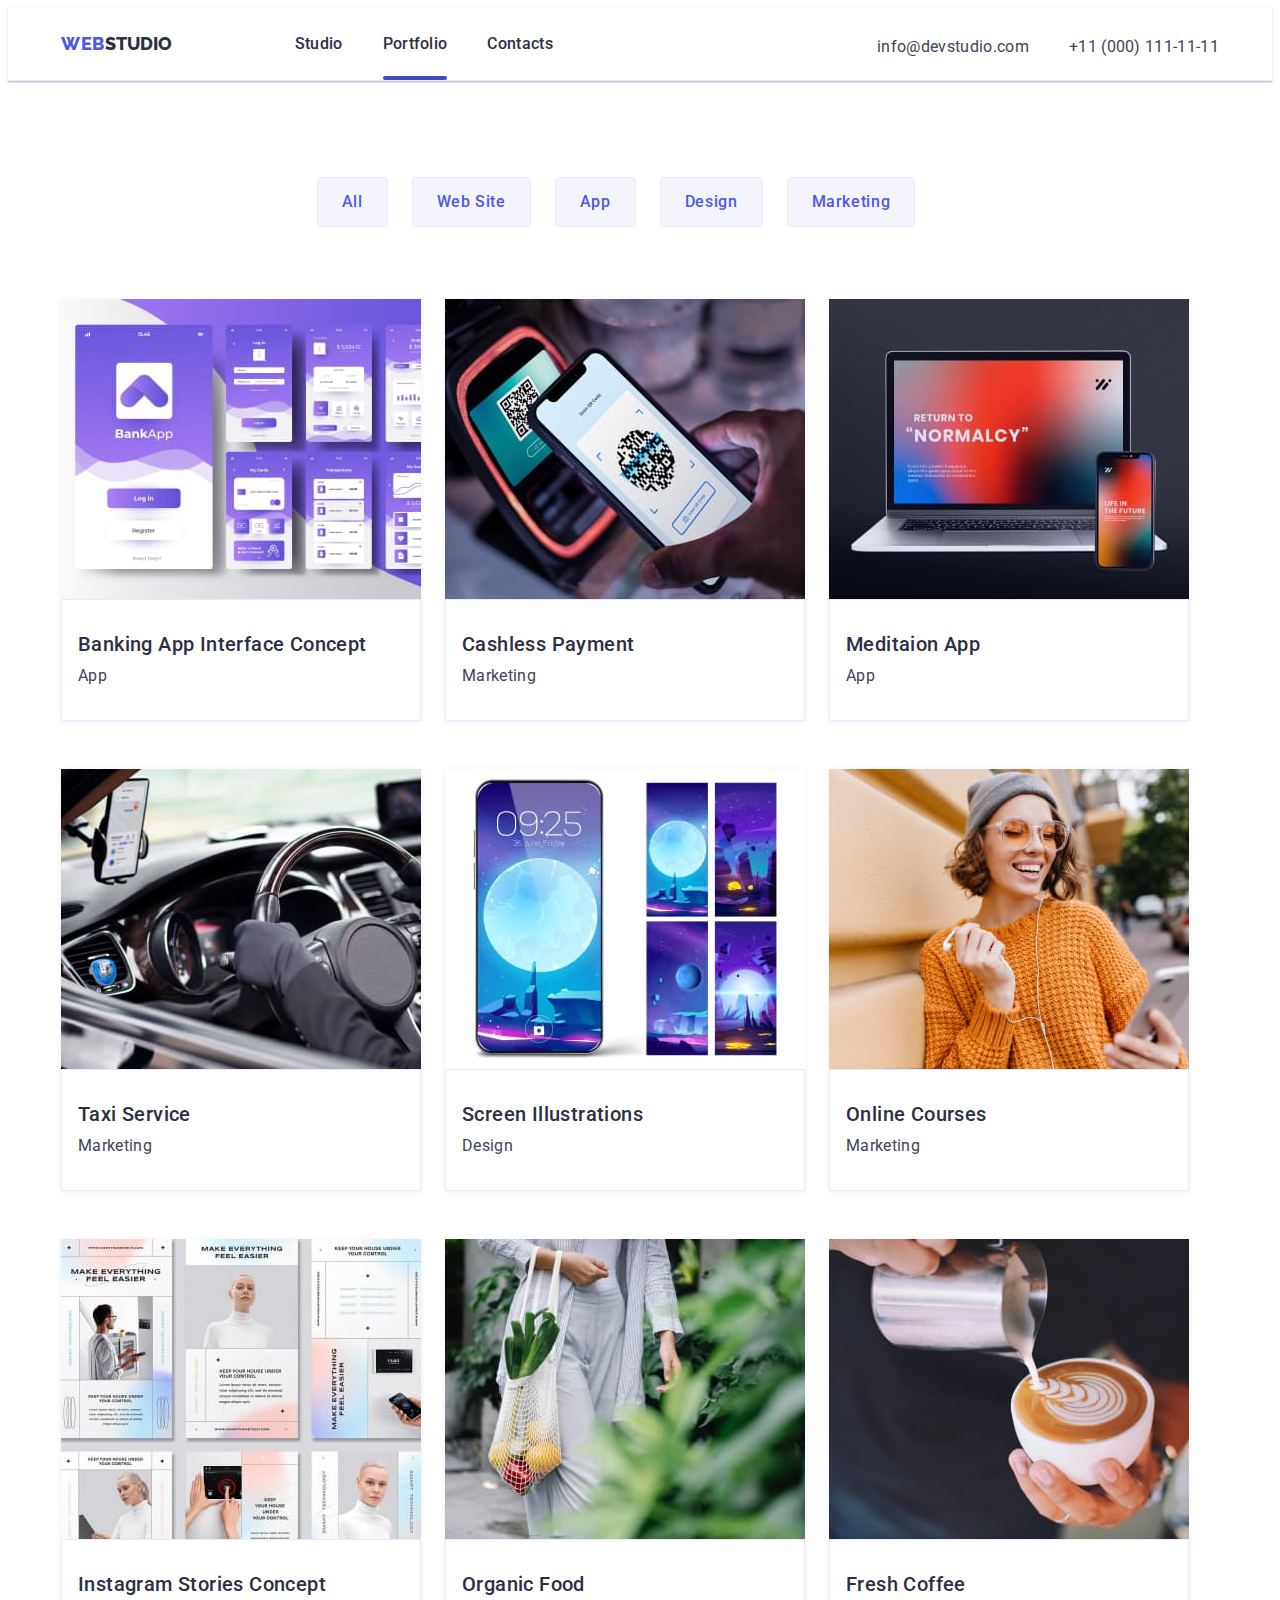
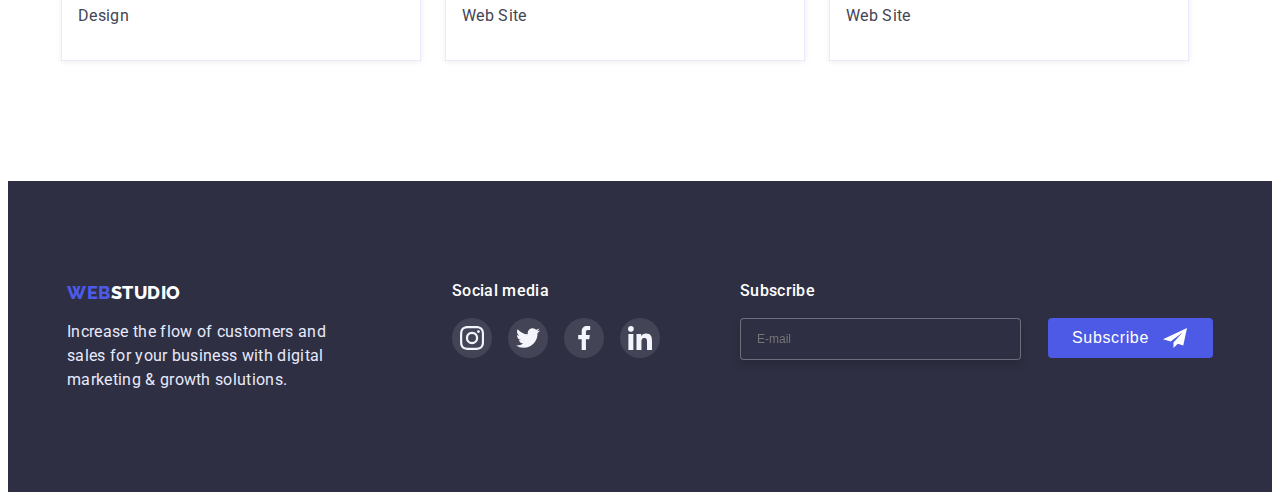
<file: portfolio.html>
<!DOCTYPE html>

<html lang="en">
<head>
    <meta charset="UTF-8">
    <meta http-equiv="X-UA-Compatible" content="IE=edge">
    <meta name="viewport" content="width=device-width, initial-scale=1.0">
    <title>WebStudio</title>
    <link rel="preconnect" href="https://fonts.googleapis.com">
    <link rel="preconnect" href="https://fonts.gstatic.com" crossorigin>
    <link href="https://fonts.googleapis.com/css2?family=Raleway:wght@800&family=Roboto:wght@400;500;700;900&display=swap" rel="stylesheet">
    <link rel="stylesheet" href="https://cdnjs.cloudflare.com/ajax/libs/modern-normalize/1.1.0/modern-normalize.min.css" 
    integrity="sha512-wpPYUAdjBVSE4KJnH1VR1HeZfpl1ub8YT/NKx4PuQ5NmX2tKuGu6U/JRp5y+Y8XG2tV+wKQpNHVUX03MfMFn9Q==" crossorigin="anonymous" referrerpolicy="no-referrer" />
    <link rel="stylesheet" href="./css/styles.css">
</head>

<body>
<header class="page-header header-border">
        <div class="container page-header-modal-btn">
            <nav>
                <div class="main-nav header-container">
                <a class="logo" href="./index.html"> <span class="logo-style">Web</span>Studio</a> 
                <ul class="site-nav list">
                    <li class="item item-nav">
                        <a class="link item-elements" href="./index.html">Studio</a>
                    </li>
                    <li class="item item-nav">
                        <a class="link item-elements site-nav_link_current" href="./portfolio.html">Portfolio</a>
                    </li>
                    <li class="item item-nav">
                        <a class="link item-elements" href="">Contacts</a>
                    </li>
                </ul>
                <address class="nav"> 
                    <ul class="contacts-nav nav">
                        <li class="item">
                            <a class="link contacts-link" href="mailto:info@devstudio.com">info@devstudio.com</a>
                        </li>
                        <li class="item">
                            <a class="link" href="tel:+110001111111">+11 (000) 111-11-11</a>
                        </li>
                    </ul>
                </address>
                </div>  
                </nav>
                <button type="button" class="mobile-menu-open" data-menu-open>
                    <svg class="mobile-menu-open_icon" width="32px" height="32px">
                        <use href="./images/symbol-defs.svg#menu-hamburger"></use>
                    </svg>
                </button>
        </div> 
        <div class="mobile-menu" data-menu>
            <div class="container mobile-menu-container">
                <button class="modal-menu-close-btn" data-menu-close>
                    <svg class="modal-close-btn-icon" width="8" height="8">
                        <use href="./images/symbol-defs.svg#icon-close-black-modal"></use>
                    </svg>
                </button>
                
                <ul class="list site-nav-mobile">
                    <li class="item item-nav-mobile">
                        <a class="link item-elements-mobile" href="./index.html">Studio</a>
                    </li>
                    <li class="item item-nav-mobile">
                        <a class="link item-elements-mobile" href="./portfolio.html">Portfolio</a>
                    </li>
                    <li class="item item-nav-mobile">
                        <a class="link item-elements-mobile-fix" href="">Contacts</a>
                    </li>
                </ul>
                <address class="nav"> 
                    <ul class="nav-mobile">
                        <li class="item-mobile">
                            <a class="link link-mobile-number" href="tel:+110001111111">+11 (000) 111-11-11</a>
                        </li>
                        <li class="item-link-mobile">
                            <a class="link link-mobile" href="mailto:info@devstudio.com">info@devstudio.com</a>
                        </li>
                    </ul>
                </address>
        
                <div>
                    <ul class="mobile-menu-list-hero list">
                        <li>
                        
                            <a href="" target="_blank" aria-label="Instagram" title="Instagram" class="socials-list-link">
                                <svg class="social-list-icon" width="24" height="24">
                                    <use href="./images/symbol-defs.svg#icon-instagram"></use>
                                </svg>
                            </a>
                        </li>
            
                        <li>
                            <a href="" target="_blank" aria-label="Twitter" title="Twitter" class="socials-list-link">
                                <svg class="social-list-icon" width="24" height="24">
                                    <use href="./images/symbol-defs.svg#icon-twitter"></use>
                                </svg>
                            </a>
                        </li>
            
                        <li>
                            <a href="" target="_blank" aria-label="Facebook" title="Facebook" class="socials-list-link">
                                <svg class="social-list-icon" width="24" height="24">
                                    <use href="./images/symbol-defs.svg#icon-facebook"></use>
                                </svg>
                            </a>
                        </li>
            
                        <li>
                            <a href="" target="_blank" aria-label="linkedin" title="linkedin" class="socials-list-link">
                                <svg class="social-list-icon" width="24" height="24">
                                    <use href="./images/symbol-defs.svg#icon-linkedin"></use>
                                </svg>
                            </a>
                        </li> 
                    </ul>
                </div>
            </div>
        </div>
    </header>

<main>
        <h1 class="hidden">Portfolio</h1>
        <section class="portfolio-section">
            <div class="container">
            <div class="filter-container">
            <ul class="btn list">
                <li class="btn-elements">
                    <button class="button">All</button>
                </li>  
                <li class="btn-elements">
                    <button class="button">Web Site</button>
                </li> 
                <li class="btn-elements">
                    <button class="button">App</button>
                </li> 
                <li class="btn-elements">
                    <button class="button">Design</button>
                </li>
                <li class="btn-elements">
                    <button class="button">Marketing</button>
                </li>
            </ul>
            </div>
        <ul class="flex-elements list">
            <li class="list-elements">
                <a class="link team-list-link-wrapper" href="">
                    <div class="team-list-img-wrapper">
                        <picture>
                            <source
                                srcset="
                                ./images/bancapp.jpg 1x, 
                                ./images/bancapp@2x.jpg 2x"
                                media=" (min-width: 1200px)"
                                />
                                <source
                                srcset="
                                ./images/images_tablet/bancapp-tablet.jpg 1x, 
                                ./images/images_tablet/bancapp-tablet@2x.jpg 2x"
                                media=" (min-width: 768px)"
                                />
                                <source
                                srcset="
                                ./images/images_mobile/bancapp-mobile.jpg 1x, 
                                ./images/images_mobile/bancapp-mobile@2x.jpg 2x"
                                media=" (max-width: 767px)"
                                />
                                <img src="./images/images_mobile/bancapp-mobile.jpg" 
                                alt="Banking App" 
                                class="product-img">
                        </picture>
                        <p class="product-actions">14 Stylish and User-Friendly App Design Concepts · 
                           Task Manager App · Calorie Tracker App · 
                           Exotic Fruit Ecommerce App · Cloud Storage App</p>
                        </div>
                    <div class="product-content">
                        <h2 class="section-title">Banking App Interface Concept</h2>
                        <p class="text">App</p>
                    </div>
                </a>
            </li>

            <li class="list-elements">
                <a class="link team-list-link-wrapper" href="">
                    <div class="team-list-img-wrapper">
                    <picture>
                        <source
                            srcset="
                            ./images/cashless.jpg 1x, 
                            ./images/cashless@2x.jpg 2x"
                            media=" (min-width: 1200px)"
                            />
                            <source
                            srcset="
                            ./images/images_tablet/cashless-tablet.jpg 1x, 
                            ./images/images_tablet/cashless-tablet@2x.jpg 2x"
                            media=" (min-width: 768px)"
                            />
                            <source
                            srcset="
                            ./images/images_mobile/cashless-mobile.jpg 1x, 
                            ./images/images_mobile/cashless-mobile@2x.jpg 2x"
                            media=" (max-width: 767px)"
                            />
                            <img src="./images/images_mobile/cashless-mobile.jpg" 
                            alt="Cashless Payment"  
                            class="product-img">
                    </picture>
                    <p class="product-actions">14 Stylish and User-Friendly App Design Concepts · 
                        Task Manager App · Calorie Tracker App · 
                        Exotic Fruit Ecommerce App · Cloud Storage App</p>
                    </div>
                    <div class="product-content">
                        <h2 class="section-title">Cashless Payment</h2>
                        <p class="text">Marketing</p>
                    </div>
                </a>
            </li>

            <li class="list-elements">
                <a class="link team-list-link-wrapper" href="">
                    <div class="team-list-img-wrapper">
                    <picture>
                        <source
                            srcset="
                            ./images/pc_phone.jpg 1x, 
                            ./images/pc_phone@2x.jpg 2x"
                            media=" (min-width: 1200px)"
                            />
                            <source
                            srcset="
                            ./images/images_tablet/pc_phone-tablet.jpg 1x, 
                            ./images/images_tablet/pc_phone-tablet@2x.jpg 2x"
                            media=" (min-width: 768px)"
                            />
                            <source
                            srcset="
                            ./images/images_mobile/pc_phone-mobile.jpg 1x, 
                            ./images/images_mobile/pc_phone-mobile@2x.jpg 2x"
                            media=" (max-width: 767px)"
                            />
                            <img src="./images/images_mobile/pc_phone-mobile.jpg" 
                            alt="Meditaion App" 
                            class="product-img">
                    </picture>
                    <p class="product-actions">14 Stylish and User-Friendly App Design Concepts · 
                        Task Manager App · Calorie Tracker App · 
                        Exotic Fruit Ecommerce App · Cloud Storage App</p>
                    </div> 
                    <div class="product-content">
                        <h2 class="section-title">Meditaion App</h2>
                        <p class="text">App</p>
                    </div>
                </a>
            </li>

            <li class="list-elements">
                <a class="link team-list-link-wrapper" href="">
                    <div class="team-list-img-wrapper">
                    <picture>
                        <source
                            srcset="
                            ./images/taxi.jpg 1x, 
                            ./images/taxi@2x.jpg 2x"
                            media=" (min-width: 1200px)"
                            />
                            <source
                            srcset="
                            ./images/images_tablet/taxi-tablet.jpg 1x, 
                            ./images/images_tablet/taxi-tablet@2x.jpg 2x"
                            media=" (min-width: 768px)"
                            />
                            <source
                            srcset="
                            ./images/images_mobile/taxi-mobile.jpg 1x, 
                            ./images/images_mobile/taxi-mobile@2x.jpg 2x"
                            media=" (max-width: 767px)"
                            />
                            <img src="./images/images_mobile/taxi-mobile.jpg" 
                            alt="Taxi Service"  
                            class="product-img">
                    </picture>
                    <p class="product-actions">14 Stylish and User-Friendly App Design Concepts · 
                        Task Manager App · Calorie Tracker App · 
                        Exotic Fruit Ecommerce App · Cloud Storage App</p>
                    </div>
                    <div class="product-content">
                        <h2 class="section-title">Taxi Service</h2>
                        <p class="text">Marketing</p>
                    </div>
                </a>
            </li>

            <li class="list-elements">
                <a class="link team-list-link-wrapper" href="">
                    <div class="team-list-img-wrapper">
                    <picture>
                        <source
                            srcset="
                            ./images/screen.jpg 1x, 
                            ./images/screen@2x.jpg 2x"
                            media=" (min-width: 1200px)"
                            />
                            <source
                            srcset="
                            ./images/images_tablet/screen-tablet.jpg 1x, 
                            ./images/images_tablet/screen-tablet@2x.jpg 2x"
                            media=" (min-width: 768px)"
                            />
                            <source
                            srcset="
                            ./images/images_mobile/screen-mobile.jpg 1x, 
                            ./images/images_mobile/screen-mobile@2x.jpg 2x"
                            media=" (max-width: 767px)"
                            />
                            <img src="./images/images_mobile/screen-mobile.jpg" 
                            alt="Screen Illustrations" 
                            class="product-img">
                    </picture>
                    <p class="product-actions">14 Stylish and User-Friendly App Design Concepts · 
                        Task Manager App · Calorie Tracker App · 
                        Exotic Fruit Ecommerce App · Cloud Storage App</p>
                    </div>
                    <div class="product-content">
                        <h2 class="section-title">Screen Illustrations</h2>
                        <p class="text">Design</p>
                    </div>
                </a>
            </li>

            <li class="list-elements">
                <a class="link team-list-link-wrapper" href="">
                    <div class="team-list-img-wrapper">
                    <picture>
                        <source
                            srcset="
                            ./images/ms.jpg 1x, 
                            ./images/ms@2x.jpg 2x"
                            media=" (min-width: 1200px)"
                            />
                            <source
                            srcset="
                            ./images/images_tablet/ms-tablet.jpg 1x, 
                            ./images/images_tablet/ms-tablet@2x.jpg 2x"
                            media=" (min-width: 768px)"
                            />
                            <source
                            srcset="
                            ./images/images_mobile/ms-mobile.jpg 1x, 
                            ./images/images_mobile/ms-mobile@2x.jpg 2x"
                            media=" (max-width: 767px)"
                            />
                            <img src="./images/images_mobile/ms-mobile.jpg" 
                            alt="Online Courses"  
                            class="product-img">
                    </picture>
                    <p class="product-actions">14 Stylish and User-Friendly App Design Concepts · 
                        Task Manager App · Calorie Tracker App · 
                        Exotic Fruit Ecommerce App · Cloud Storage App</p>
                    </div>
                    <div class="product-content">
                        <h2 class="section-title">Online Courses</h2>
                        <p class="text">Marketing</p>
                    </div>
                </a>
            </li>

            <li class="list-elements">
                <a class="link team-list-link-wrapper" href="">
                    <div class="team-list-img-wrapper">
                    <picture>
                        <source
                            srcset="
                            ./images/istagram.jpg 1x, 
                            ./images/istagram@2x.jpg 2x"
                            media=" (min-width: 1200px)"
                            />
                            <source
                            srcset="
                            ./images/images_tablet/istagram-tablet.jpg 1x, 
                            ./images/images_tablet/istagram-tablet@2x.jpg 2x"
                            media=" (min-width: 768px)"
                            />
                            <source
                            srcset="
                            ./images/images_mobile/istagram-mobile.jpg 1x, 
                            ./images/images_mobile/istagram-mobile@2x.jpg 2x"
                            media=" (max-width: 767px)"
                            />
                            <img src="./images/images_mobile/istagram-mobile.jpg" 
                            alt="Instagram Stories Concept"  
                            class="product-img">
                    </picture>
                    <p class="product-actions">14 Stylish and User-Friendly App Design Concepts · 
                        Task Manager App · Calorie Tracker App · 
                        Exotic Fruit Ecommerce App · Cloud Storage App</p>
                    </div>
                    <div class="product-content">
                        <h2 class="section-title">Instagram Stories Concept</h2>
                        <p class="text">Design</p>
                    </div>
                </a>
            </li>

            <li class="list-elements">
                <a class="link team-list-link-wrapper" href="">
                    <div class="team-list-img-wrapper">
                    <picture>
                        <source
                            srcset="
                            ./images/food.jpg 1x, 
                            ./images/food@2x.jpg 2x"
                            media=" (min-width: 1200px)"
                            />
                            <source
                            srcset="
                            ./images/images_tablet/food-tablet.jpg 1x, 
                            ./images/images_tablet/food-tablet@2x.jpg 2x"
                            media=" (min-width: 768px)"
                            />
                            <source
                            srcset="
                            ./images/images_mobile/food-mobile.jpg 1x, 
                            ./images/images_mobile/food-mobile@2x.jpg 2x"
                            media=" (max-width: 767px)"
                            />
                            <img src="./images/images_mobile/food-mobile.jpg" 
                            alt="Organic Food"  
                            class="product-img">
                    </picture>
                    <p class="product-actions">14 Stylish and User-Friendly App Design Concepts · 
                        Task Manager App · Calorie Tracker App · 
                        Exotic Fruit Ecommerce App · Cloud Storage App</p>
                    </div>
                    <div class="product-content">
                        <h2 class="section-title">Organic Food</h2>
                        <p class="text">Web Site</p>
                    </div>
                </a>
            </li>

            <li class="list-elements">
                <a class="link team-list-link-wrapper" href="">
                    <div class="team-list-img-wrapper">
                    <picture>
                        <source
                            srcset="
                            ./images/coffee.jpg 1x, 
                            ./images/coffee@2x.jpg 2x"
                            media=" (min-width: 1200px)"
                            />
                            <source
                            srcset="
                            ./images/images_tablet/coffee-tablet.jpg 1x, 
                            ./images/images_tablet/coffee-tablet@2x.jpg 2x"
                            media=" (min-width: 768px)"
                            />
                            <source
                            srcset="
                            ./images/images_mobile/coffee-mobile.jpg 1x, 
                            ./images/images_mobile/coffee-mobile@2x.jpg 2x"
                            media=" (max-width: 767px)"
                            />
                            <img src="./images/images_mobile/coffee-mobile.jpg" 
                            alt="Fresh Coffee"  
                            class="product-img">
                    </picture>
                    <p class="product-actions">14 Stylish and User-Friendly App Design Concepts · 
                        Task Manager App · Calorie Tracker App · 
                        Exotic Fruit Ecommerce App · Cloud Storage App</p>
                    </div>
                    <div class="product-content">
                    <h2 class="section-title">Fresh Coffee</h2>
                    <p class="text">Web Site</p>
                </div>
                </a>
            </li>
        </ul>
        </div>
    </section>
</main> 

<footer class="footer-bg">
    <div class="container footer-content">
        <div>
        <a class="logo-footer" href="./index.html"><span class="logo-style">Web</span>Studio</a>
        <p class="text-footer">Increase the flow of customers and sales for your business with digital marketing & growth solutions.</p>
        </div>
        <div class="gaps-colum">
            <h2 class="uptitle-ftr">Social media</h2>
            <ul class="social-list-ftr list">
                <li class="socials-list-item">
                
                    <a href="" target="_blank" aria-label="Instagram" title="Instagram" class="socials-list-link-ftr">
                        <svg class="social-list-icon" width="24" height="24">
                            <use href="./images/symbol-defs.svg#icon-instagram"></use>
                        </svg>
                    </a>
                </li>
    
                <li class="socials-list-item">
                    <a href="" target="_blank" aria-label="Twitter" title="Twitter" class="socials-list-link-ftr">
                        <svg class="social-list-icon" width="24" height="24">
                            <use href="./images/symbol-defs.svg#icon-twitter"></use>
                        </svg>
                    </a>
                </li>
    
                <li class="socials-list-item">
                    <a href="" target="_blank" aria-label="Facebook" title="Facebook" class="socials-list-link-ftr">
                        <svg class="social-list-icon" width="24" height="24">
                            <use href="./images/symbol-defs.svg#icon-facebook"></use>
                        </svg>
                    </a>
                </li>
    
                <li class="socials-list-item">
                    <a href="" target="_blank" aria-label="linkedin" title="linkedin" class="socials-list-link-ftr">
                        <svg class="social-list-icon" width="24" height="24">
                            <use href="./images/symbol-defs.svg#icon-linkedin"></use>
                        </svg>
                    </a>
                </li> 
            </ul>
        </div>
    
        <div class="form-input-box">
            <p class="uptitle-ftr">Subscribe</p>
                <label>
                        <input  
                        class="form-input" 
                        type="email" 
                        name="email" 
                        placeholder="E-mail"></label>
                        <button class="button-primary">Subscribe
                            <svg class="svg-ftr" width="24" height="24">
                                <use href="./images/symbol-defs.svg#icon-Frame"></use>
                            </svg>
                        </button>
                    </div>
                </div>   
    </footer>

    <div class="backdrop is-hidden" data-modal>
        <div class="modal">
            <button type="button" class="modal-close-btn" data-modal-close>
            <svg class="modal-close-btn-icon" width="8" height="8">
                <use href="./images/symbol-defs.svg#icon-close-black-modal"></use>
            </svg>
            </button>
            <p class="modal-text-aler">Leave your contacts and we will call you back</p>
            <form class="modal-form">
                    <label class="modal-form-field">
                    <span class="modal-form-desc">Name</span></label>
                    <span class="modal-form-input-wrapper"> 
                    <input 
                    class="modal-form-input" 
                    type="text" 
                    name="user" 
                    required pattern="^[a-zA-Z]+$" 
                    minlength="2">
                    <svg class="modal-form-input-icon" width="18" height="18">
                        <use href="./images/symbol-defs.svg#icon-person"></use>
                    </svg>
                    </span>
    
                    <label class="modal-form-field">            
                    <span class="modal-form-desc">Phone</span></label>
                    <span class="modal-form-input-wrapper">
                    <input 
                    class="modal-form-input" 
                    type="tel" 
                    name="user_phone" 
                    required pattern="[0-9]{3}-[0-9]{3}-[0-9]{2}-[0-9]{2}"
                    title="xxx-xxx-xx-xx">
                    <svg class="modal-form-input-icon" width="18" height="18">
                        <use href="./images/symbol-defs.svg#icon-phone"></use>
                    </svg>
                </span> 
    
                    <label class="modal-form-field">           
                    <span class="modal-form-desc">Email</span></label>
                    <span class="modal-form-input-wrapper">
                    <input 
                    class="modal-form-input" 
                    type="email" 
                    name="user_email" 
                    required pattern="">
                    <svg class="modal-form-input-icon" width="18" height="18">
                        <use href="./images/symbol-defs.svg#icon-email"></use>
                    </svg>
                </span>
                <span>            
                    <label class="modal-form-field">
                    <span class="modal-form-desc">Comment</span>
                <textarea 
                class="modal-form-message"
                name="user_message"   
                placeholder="Text input"></textarea>
                </label>
                </span>
                
                <input
                id="user-policy" 
                type="checkbox" 
                name="user_policy" 
                class="modal-form-check visually-hidden">
                <label for="user-policy" class="modal-form-check-desc">
                I accept the terms and conditions of the&nbsp;<a href="" class="color-privacy">Privacy Policy</a></label>
            <button type="submit" class="modal-form-submit">Send</button>
            </form>
        </div>
    </div>
    <script src="./js/modal.js"></script> 
    <script src="./js/mobile-menu.js"></script>
</body>
</html>
</file>
<file: css/styles.css>
:root {
  --primary-text-color: #434455;
  --secondary-text-color: #2e2f42;
  --accent-color: #4d5ae5;
  --secondary-accent-color: #404bbf;
  --primary-white-color: #ffffff;

  /* ANIMATIONS */
  --function-duration: 250ms;
  --function-timing: cubic-bezier(0.4, 0, 0.2, 1);
}

h1,
h2,
h3,
h4,
h5,
h6,
p {
  margin: 0;
}

html {
  box-sizing: border-box;
}

@media screen and (min-width:480px) {
  .container {
  width: 448px;
  }
}

@media screen and (min-width:768px) {
  .container {
  width: 768px;
  }
}

@media screen and (min-width:1200px) {
  .container {
  width: 1158px;
  }
}

.list {
  padding: 0;
  margin: 0;
  list-style: none;
}

.link {
  text-decoration: none;
}

.container {
  max-width: 100%;
  padding-left: 15px;
  padding-right: 15px;
  margin-left: auto;
  margin-right: auto;
}

body {
  font-family: "Roboto", sans-serif;
  
  background-color: var(--primary-white-color);
  color: var(--primary-text-color);
}

.logo {
  text-decoration: none;
  font-family: "Raleway", sans-serif;
  font-weight: 800;
  font-size: 18px;
  line-height: 1.3;
  text-transform: uppercase;

  color: var(--secondary-text-color);
}

.logo-style {
  text-decoration: none;
  font-family: "Raleway", sans-serif;
  font-weight: 800;
  font-size: 18px;
  line-height: 1.3;
  letter-spacing: 0.03em;
  text-transform: uppercase;

  color: var(--accent-color);
}

.page-header {
  list-style: none;

  background:var(--primary-white-color);
}

.header-border {
  border-bottom: 1px solid #E7E9FC;
  box-shadow: 0px 2px 1px rgba(46, 47, 66, 0.08), 0px 1px 1px 
  rgba(46, 47, 66, 0.16), 0px 1px 6px rgba(46, 47, 66, 0.08);
}

.main-nav {
  display: flex;
  align-items: center;
}

.hidden {
  position: absolute;
  width: 1px;
  height: 1px;
  margin: -1px;
  border: 0;
  padding: 0;

  white-space: nowrap;
  clip-path: inset(100%);
  clip: rect(0 0 0 0);
  overflow: hidden;
}

.button-submit {
  cursor: pointer;
  font-family: "Roboto", sans-serif;
  font-weight: 500;
  font-size: 16px;
  line-height: 1.5;
  letter-spacing: 0.04em;
  box-shadow: 0px 4px 4px rgba(0, 0, 0, 0.15);
  border-radius: 4px;
  padding: 16px 32px;
  border: 0;
  margin: inherit;
  transition: var(--function-timing), var(--function-duration);

  color: var(--primary-white-color);
  background: var(--accent-color);
}

.button-submit:hover,
.button-submit:focus {
  color: var(--primary-white-color);
  background-color: var(--secondary-accent-color);
} 

.hero-container {
  text-align: center;
}

.hero-title {
  margin: 0 auto;
  margin-bottom: 72px;
  font-weight: 700;
  font-size: 36px;
  line-height: 1.11;
  max-width: 320px;
  text-align: center;

  color: var(--primary-white-color);
}
.img{
  display: block;
}

.img-subject{
  display: block;
}

.team-bg {
  padding-top: 120px;
  padding-bottom: 110px;

  background: #F4F4FD;
}

.section-team {
  font-size: 36px;
  line-height: 1.1;
  letter-spacing: 0.02em;
  text-align: center;
  margin-bottom: 72px;

  color:var(--secondary-text-color);
}

.team-members{
  display: flex;
  column-gap: 24px;
  text-align: center;
  flex-wrap: wrap;
  justify-content: center;
}
    
.team-members:nth-child(3n+1) {
  margin-right: 0;
}
  
.team-members-nam {
  font-weight: 500;
  font-size: 20px;
  line-height: 1.2;
  letter-spacing: 0.02em;
  margin-bottom: 8px;

  color: var(--secondary-text-color); 
}

.team-members-items{
  box-shadow: 0px 1px 6px rgba(46, 47, 66, 0.08), 0px 1px 1px rgba(46, 47, 66, 0.16), 0px 2px 1px rgba(46, 47, 66, 0.08);
  border-radius: 0px 0px 4px 4px;
  
  background: var(--primary-white-color);
  margin-bottom: 72px;
}

.team-members-pos {
  font-size: 16px;
  line-height: 1.5;
  letter-spacing: 0.02em;
  margin-bottom: 8px;
text-align: center;
  color: var(--primary-text-color);
}

.team-container {
  padding-top: 32px;
  padding-bottom: 32px;
}

.text {
  font-size: 16px;
  line-height: 1.5;
  letter-spacing: 0.02em;

  color: var(--primary-text-color);
}

.social-list {
  display: flex;
  justify-content: center;
  gap: 24px ;
}

.socials-list-link {
  display: flex;
  justify-content: center;
  align-items: center;
  width: 40px;
  height: 40px;
  border-radius: 50%;
  background-color: #4D5AE5;
  transition: var(--function-timing), var(--function-duration);
}

.socials-list-link:hover,
.socials-list-link:focus {
  background-color:#404BBF;
}

.team-list-link-wrapper {
  display: block;
}

.team-list-img-wrapper {
  position: relative;
  overflow: hidden;
}

.product-actions {
  position: absolute;
  overflow: auto;
  transform: translate(0,100%);
  transition: transform var(--function-timing), var(--function-duration);
  width: 100%;
  height: 100%;
  top: 0;
  left: 0;
  background-color: var(--accent-color);
  font-style: normal;
  font-size: 16px;
  line-height: 1.5;
  color: #F4F4FD;
  padding: 40px;
  padding-right: 32px;
  padding-bottom: 164px;
  padding-left: 32px;
}

.team-list-link-wrapper:hover .product-actions,
.team-list-link-wrapper:focus .product-actions {
  transform: translate(0,0);
}

.logo-footer {
  text-decoration: none;
  font-family: "Raleway", sans-serif;
  font-weight: 800;
  font-size: 18px;
  line-height: 1.2;
  letter-spacing: 0.03em;
  text-transform: uppercase;

  color: var(--primary-white-color);
}

.socials-list-link-ftr {
  display: flex;
  justify-content: center;
  align-items: center;
  width: 40px;
  height: 40px;
  border-radius: 50%;
  background-color: rgba(255, 255, 255, 0.1);
  transition: background-color 250ms cubic-bezier(0.4, 0, 0.2, 1) ;
}

.socials-list-link-ftr:hover,
.socials-list-link-ftr:focus {
  background-color: #31D0AA;
}

.button-primary {
  cursor: pointer;
  position: relative;
  padding: 8px 64px 8px 24px;
  background: var(--accent-color);
  border-radius: 4px;
  border: 0;
  color: var(--primary-white-color);
  font-size: 16px;
  line-height: 1.5;
  letter-spacing: 0.04em;
  transition: background-color var(--function-timing), var(--function-duration);
}

.button-primary:hover,
.button-primary:focus {
  background-color: var(--secondary-accent-color);
}

.svg-ftr {
  position: absolute;
  top: 50%;
  left: 70%;
  transform: translate(0,-50%);
}

.text-footer {
  font-size: 16px;
  line-height: 1.5;
  letter-spacing: 0.02em;
  width: 265px;
  margin-top: 16px;

  color: #e7e9fc;
}

.footer-bg {
  padding-top: 96px;
  padding-bottom: 96px;
  
  background: var(--secondary-text-color);
  }

.footer-content{
  display: flex;
}

.uptitle-ftr {
  margin-bottom: 16px;
  font-style: normal;
  font-weight: 500;
  font-size: 16px;
  line-height: 1.3;
  letter-spacing: 0.02em;

  color: var(--primary-white-color);
}

.social-list-ftr {
  display: flex;
  gap: 16px;
}

.form-input-box{
  display: block;
}

.form-input{
  border: 1px solid rgba(255, 255, 255, 0.3);
  filter: drop-shadow(0px 4px 4px rgba(0, 0, 0, 0.15));
  border-radius: 4px;
  padding: 8px 108px 8px 16px;
  background-color: #2e2f42;
  font-size: 12px;
  line-height: 2;
  color: rgba(255, 255, 255, 0.6);
}

/*--------------------MOBILE-MENU-0-767px----------------*/
@media screen and (min-width: 320px) {
  .modal {
    position: absolute;
    width: 290px;
    height: 622px;
    left: 50%;
    top: 50%;
    transform: translate(-50%,-50%);
    background: #FCFCFC;
    box-shadow: 0px 1px 1px rgba(0, 0, 0, 0.14), 0px 1px 3px rgba(0, 0, 0, 0.12), 0px 2px 1px rgba(0, 0, 0, 0.2);
    border-radius: 4px;
    padding: 55px 16px 16px 16px;
  }

.item-mobile {
  list-style: none;
  font-style: normal;
  font-weight: 700;
  font-size: 28px;
  line-height: 1.11;
  letter-spacing: 0.02em;
}
}
@media screen and (min-width:400px) {
  .modal {
    width: 392px;
    height: 586px;
  }

.item-mobile {
  font-size: 36px;
}
}
@media screen and (max-width: 767px) {
  .site-nav {
    display: none;
  }
    
  .contacts-nav {
    display: none;
  }
  
  .mobile-menu {
    position: fixed;
    width: 100%;
    height: 100%;
    top: 0;
    left: 0;
    z-index:100;
    opacity: 0;
    visibility: hidden;
    pointer-events: none;
  
    background: #FFFFFF;
    box-shadow: 0px 2px 1px rgba(46, 47, 66, 0.08), 
    0px 1px 1px rgba(46, 47, 66, 0.16), 
    0px 1px 6px rgba(46, 47, 66, 0.08);
    transition: var(--function-timing), var(--function-duration);
    
  }

.mobile-menu > .container {
  height: 100%;
  display: flex;
  flex-direction: column;
  justify-content: space-between;
}

  .mobile-menu.is-open {
    opacity: 1;
    visibility: visible;
    pointer-events: auto;
  }

.mobile-menu-open {
    background-color: transparent;
    border: none;
    padding: 0;
    line-height: 0;
}
  
.modal-menu-close-btn {
    position: absolute;
    cursor: pointer;
    border: 1px solid rgba(0, 0, 0, 0.1);
    border-radius: 50%;
    top: 24px;
    right: 20px;
    width: 24px;
    height: 24px;
    padding: 0;
    transition: background-color var(--function-timing), var(--function-duration), 
    border var(--function-timing), var(--function-duration);
}

.modal-close-btn-icon {
  transition: fill var(--function-timing), var(--function-duration);
}

.modal-menu-close-btn:hover,
.modal-menu-close-btn:focus {
  border-color:var(--secondary-accent-color);
  background-color: var(--secondary-accent-color);
  fill: var(--primary-white-color);
}

.page-header {
  padding-top: 20px;
  padding-bottom: 20px;
  list-style: none;
  
  background:var(--primary-white-color);
}
  
.page-header-modal-btn {
  display: flex;
  align-items: center;
  justify-content: space-between;
}
  
.mobile-menu-container {
  position: relative;
  padding-bottom: 40px;
  padding-top: 80px;
}

.site-nav-mobile {
  display: flex;
  flex-direction: column;
  flex-wrap: wrap;
  gap: 40px;
  margin-bottom: 24px;
}

.nav-mobile {
  padding-left: 0;
}

.item-nav-mobile {
  font-weight: 700;
  font-size: 36px;
  line-height: 1.11;
  letter-spacing: 0.02em;
}

.item-elements-mobile {
  color: var(--secondary-text-color);
}

.item-elements-mobile-fix {
  color: var(--secondary-accent-color);
}

.item-elements-mobile:focus,
.item-elements-mobile:hover{
  transition: var(--function-timing), 
  var(--function-duration);
  color: var(--secondary-accent-color);
}

.link-mobile-number {
  display: flex;
  color: var(--secondary-accent-color);
  margin-bottom: 40px;
}

  .item-link-mobile {
  list-style: none;
  font-style: normal;
  font-weight: 500;
  font-size: 20px;
  line-height: 1.2;
  letter-spacing: 0.02em;
  }

.link-mobile {
  display: flex;
  color: var(--primary-text-color);
  margin-bottom: 48px;
}

  .social-list {
    display: flex;
    justify-content: center;
    gap: 24px ;
  }

  .socials-list-link {
    display: flex;
    justify-content: center;
    align-items: center;
    width: 40px;
    height: 40px;
    border-radius: 50%;
    background-color: #4D5AE5;
    transition: var(--function-timing), var(--function-duration);
  }

  .socials-list-link:hover,
  .socials-list-link:focus {
    background-color:#404BBF;
  }

  .mobile-menu-list-hero{
    display: flex;
    flex-wrap: wrap;
    justify-content: space-between;
    gap: 43px;
  }

  .hero {
    padding-top: 111px;
    background: var(--secondary-text-color);
  }
  
  .overlay{
    max-width: 432px;
    min-height: 428px;
    background-size: 432px 428px;
    margin-left: auto;
    margin-right: auto;
    background-image: linear-gradient(
      rgba(46, 47, 66, 0.7),
      rgba(46, 47, 66, 0.7)), 
      url("../images/images_mobile/bg-mobile.jpg");
  background-repeat: no-repeat;
  background-position: center;
  }

  @media screen and (min-device-pixel-ratio: 2) and (max-width:767px),
  screen and (min-resolution: 192dpi) and (max-width:767px),
  screen and (min-resolution: 2dppx) and (max-width:767px) {
.overlay {
background-image: linear-gradient(
rgba(46, 47, 66, 0.7),
rgba(46, 47, 66, 0.7)),  
url('../images/images_mobile/bg-mobile@2x.jpg');
}
.hero-title {
margin-bottom: 72px;
font-weight: 700;
font-size: 36px;
line-height: 1.11;
text-align: center;
letter-spacing: 0.02em;
max-width: 320px;
}
}

.uptitle {
  padding-bottom: 8px;
}

.features-title {
  font-weight: 700;
  font-size: 36px;
  line-height: 1.11;
  text-align: center;
  letter-spacing: 0.02em;

  color: var(--secondary-text-color);
}

.features-text {
  font-weight: 500;
  font-size: 16px;
  line-height: 1.5;
  letter-spacing: 0.02em;
  margin-bottom: 72px;

  color: var(--primary-text-color);
}

.features-container{
  padding-top: 96px;
  padding-bottom: 96px;
}

.feature-list .flex-container:nth-child(n + 2) {
  margin-top: 72px;
}
.feature-list .features-title {
  text-align: center;
}
.feature-list .flex-container {
  max-width: 396px;
  margin-left: auto;
  margin-right: auto;
}

.clients-section{
  padding-top: 96px;
  padding-bottom: 96px;
}

.section-clients {
  font-size: 36px;
  line-height: 1.1;
  letter-spacing: 0.02em;
  text-align: center;
  margin-bottom: 72px;
  color: var(--secondary-text-color);
}

.clients{
  display: flex;
  justify-content: center;
  gap: 16px;
  margin: 0;
  padding: 0;
  flex-wrap: wrap;
  row-gap: 72px;
}

.clients-rectangle {
  width: 190px;
  height: 88px;
  border-radius: 4px;
  align-items: center;
  justify-content: center;
  display: flex;
  transition: fill var(--function-timing), var(--function-duration), 
  border var(--function-timing), var(--function-duration);

  border: 1px solid #8E8F99;
  fill: #8E8F99;
}

.clients-rectangle:hover,
.clients-rectangle:focus {
  border: 1px solid var(--secondary-accent-color);
  fill:var(--secondary-accent-color);
} 
.form-input{
  margin-bottom: 16px;
  width: 100%;
}

.form-input-box{
  text-align: center;
}

.uptitle-ftr {
  text-align: center;
}

.team-members-items:nth-last-child(-n + 1) {
  margin-bottom: 0;
}

.logo-footer {
display: block;
text-align: center;
}

.footer-content{
  flex-wrap: wrap;
  justify-content: center;
}
}

@media screen and (min-width: 767px) {
  .mobile-menu-open{
    display: none;
  }
}

/*--------------------TABLET-768-1200px-----------------*/
@media screen and (min-width: 768px) {
  .site-nav .link:hover,
  .site-nav .link:focus {
    color: var(--secondary-accent-color);
  }
  
  .item-elements:hover::after,
  .item-elements:focus::after{
    position: absolute;
    content: "";
    display: block;
    width: 100%;
    height: 4px;
    top: 68px;
    background: var(--secondary-accent-color);
    border-radius: 2px;
  }
  
  .item-nav{
    transition: var(--function-timing), var(--function-duration);
    position: relative;
  }
  
  .site-nav {
    display: flex;
    margin-left: 123px;
  }
  
  .site-nav .item:not(:last-child){
    margin-right: 40px;
  }
  
  .site-nav .link {
    text-decoration: none;
    display: block;
    padding-top: 24px;
    padding-bottom: 24px;
    font-weight: 500;
    font-size: 16px;
    line-height: 1.5;
    letter-spacing: 0.02em;
    transition: var(--function-timing), var(--function-duration);
  
    color: var(--secondary-text-color);
  }
  
  .site-nav_link_current {
    position: relative;
    color: var(--secondary-accent-color);
    }
    
    .site-nav_link_current::after {
    content: '';
    position: absolute;
    display: block;
    
    width: 100%;
    height: 4px;
    
    left: 0;
    bottom: 0;
    
    border-radius: 2px;
    background-color: var(--secondary-accent-color);
    } 

    .nav {
      list-style: none;
      font-style: inherit;
      margin-left: auto;
    }
    
    .nav .link:hover,
    .nav .link:focus {
      color: var(--secondary-accent-color);
    }
    
    .contacts-nav {
      margin-top: 24px;
      margin-bottom:12px; 
    }

    .contacts-nav .link {
      list-style: none;
      font-style: inherit;
      font-size: 12px;
      line-height: 1.17;
      letter-spacing: 0.03em;
      text-decoration: none;
      transition: var(--function-timing), var(--function-duration);
    
      color: var(--primary-text-color);
  }

  .contacts-link{
    display: flex;
    padding-bottom: 6px;
  }

  .hero {
    padding-top: 108px;
    padding-bottom: 108px;
    background: var(--secondary-text-color);
  }
  
  .overlay{
    max-width: 768px;
    min-height: 436px;
    background-size: 768px 436px;
    margin-left: auto;
    margin-right: auto;
    background-image: linear-gradient(
      rgba(46, 47, 66, 0.7),
      rgba(46, 47, 66, 0.7)), 
      url("../images/images_tablet/bg-tablet.jpg");
      background-repeat: no-repeat;
      background-position: center;
  }

  @media screen and (min-device-pixel-ratio: 2) and (min-width:768px),
  screen and (min-resolution: 192dpi) and (min-width:768px),
  screen and (min-resolution: 2dppx) and (min-width:768px) {
  .overlay {
    background-image: linear-gradient(
      rgba(46, 47, 66, 0.7),
      rgba(46, 47, 66, 0.7)),  
      url('../images/images_tablet/bg-tablet@2x.jpg');
    }
}

.clients-section{
  padding-top: 96px;
  padding-bottom: 96px;
}

.section-clients {
  font-size: 36px;
  line-height: 1.1;
  letter-spacing: 0.02em;
  text-align: center;
  margin-bottom: 72px;
  color: var(--secondary-text-color);
}

.clients{
  display: flex;
  justify-content: center;
  gap: 24px;
  margin: 0;
  padding: 0;
  flex-wrap: wrap;
  row-gap: 72px;
}

.clients-rectangle {
  width: 168px;
  height: 88px;
  border-radius: 4px;
  align-items: center;
  justify-content: center;
  display: flex;
  transition: fill var(--function-timing), var(--function-duration), 
  border var(--function-timing), var(--function-duration);

  border: 1px solid #8E8F99;
  fill: #8E8F99;
}

.clients-rectangle:hover,
.clients-rectangle:focus {
  border: 1px solid var(--secondary-accent-color);
  fill:var(--secondary-accent-color);
} 

.modal {
  width: 408px;
  height: 586px;
}
.mobile-menu {
  display: none;
}

.form-input{
  margin-right: 24px;
}
}
@media screen and (min-width: 768px) and (max-width: 1199px) {
  .hero-title {
    margin-bottom: 40px;
    font-weight: 700;
    font-size: 56px;
    line-height: 1.07;
    text-align: center;
    letter-spacing: 0.02em;
    max-width: 496px;
  }

  .feature-list {
    display: flex;
    flex-wrap: wrap;
    margin-top: 0;
    row-gap: 72px;
  }
  
  .features-container {
    padding-top: 96px;
    padding-bottom: 96px;
  }

  .feature-list .flex-container {
    width: calc((100% - 24px) / 2);
  }
  .feature-list .flex-container:nth-child(2n) {
    margin-left: 24px;
  }

  .team-members-items:nth-last-child(-n + 2) {
    margin-bottom: 0;
  }

  .footer-content {
    flex-wrap: wrap;
    justify-content: space-between;
    max-width: 550px;
  }
}

/*--------------------PC-Header-1200-px-----------------*/
@media screen and (max-width: 1199px){
  .social-list-ftr {
    margin-bottom: 72px;
  }

  .text-footer {
    margin-bottom: 72px;
    margin-right: 24px;
  }
  .icon-feature {
    display: none;
  }

  .uptitle {
    padding-bottom: 8px;
  }
  
  .features-title {
    font-weight: 700;
    font-size: 36px;
    line-height: 1.11;
    letter-spacing: 0.02em;
  
    color: var(--secondary-text-color);
  }
  
  .features-text {
    font-weight: 500;
    font-size: 16px;
    line-height: 1.5;
    letter-spacing: 0.02em;
    margin-bottom: 72px;
  
    color: var(--primary-text-color);
  }
  
  .features-text:nth-child(2n){
    margin-bottom: 0;
  }

  .subject-container {
    display: none;
  }
}
@media screen and (min-width: 1200px) {
  .contacts-nav {
    display: flex;
  }
  
  .contacts-nav .item:not(:last-child) {
    margin-right: 40px;
  }
  
  .contacts-nav .link {
    list-style: none;
    font-style: inherit;
    font-size: 16px;
    line-height: 1.5;
    letter-spacing: 0.02em;
    text-decoration: none;
    transition: var(--function-timing), var(--function-duration);
  
    color: var(--primary-text-color);
  }

  .hero {
    padding-top: 188px;
    padding-bottom: 188px;
    background: var(--secondary-text-color);
  }
  
  .overlay{
    max-width: 1440px;
    min-height: 600px;
    background-size: 1440px 600px;
    margin-left: auto;
    margin-right: auto;
    background-image: linear-gradient(
      rgba(46, 47, 66, 0.7),
      rgba(46, 47, 66, 0.7)), 
      url("../images/people-office.jpg");
  }
  @media screen and (min-device-pixel-ratio: 2) and (min-width:1200px),
  screen and (min-resolution: 192dpi) and (min-width:1200px),
  screen and (min-resolution: 2dppx) and (min-width:1200px) {
  .overlay {
    background-image: linear-gradient(
      rgba(46, 47, 66, 0.7),
      rgba(46, 47, 66, 0.7)),  
      url('../images/people-office@2x.jpg');
    }
}

.hero-title {
  margin: 0 auto;
  margin-bottom: 48px;
  font-size: 56px;
  line-height: 1.07;
  letter-spacing: 0.02em;
  max-width: 496px;
  text-align: center;

  color: var(--primary-white-color);
}

.flex-container {
  width: calc((100% - 72px) / 4);
  margin-right: 24px;
}

.flex-container:nth-child(4) {
  margin-right: 0;
}

.features-container{
  padding-top: 120px;
  padding-bottom: 120px;
}

.feature-list {
  display: flex;
  margin-top: 0;
}

.icon-feature{
width: 264px;
height: 112px;
background: #F4F4FD;
border-radius: 4px;
margin-bottom: 8px;
align-items: center;
justify-content: center;
display: flex;
}

.icon-items {
  display: flex;
}

.uptitle {
  padding-bottom: 8px;
}

.features-title {
  font-weight: 500;
  font-size: 20px;
  line-height: 1.2;
  letter-spacing: 0.02em;

  color: var(--secondary-text-color);
}

.features-text {
  font-size: 16px;
  line-height: 1.5;
  letter-spacing: 0.02em;

  color: var(--primary-text-color);
}

.features-container{
  padding-top: 96px;
  padding-bottom: 96px;
}

.feature-list {
  display: flex;
  margin-top: 0;
}

.flex-container {
width: calc((100% - 72px) / 4);
margin-right: 24px;
}

.flex-container:nth-child(4) {
margin-right: 0;
}

.section-title {
  font-weight: 500;
  font-size: 20px;
  line-height: 1.2;
  letter-spacing: 0.02em;
  margin-bottom: 8px;

  color: var(--secondary-text-color);
}

.subject-container {
  padding-bottom: 120px;
}

.section-subject {
  font-size: 36px;
  line-height: 1.1;
  letter-spacing: 0.02em;
  text-align: center;
  margin-bottom: 72px;

  color:var(--secondary-text-color);
}

.list-subject {
  display: flex;
  justify-content: space-between;
}

.flex-subject {
  background: linear-gradient(0deg, rgba(77, 90, 229, 0.1), rgba(77, 90, 229, 0.1)), url(2368.jpg);
}

.clients-section{
  padding-top: 120px;
  padding-bottom: 120px;
}

.section-clients {
  font-size: 36px;
  line-height: 1.1;
  letter-spacing: 0.02em;
  text-align: center;
  margin-bottom: 72px;
  color: var(--secondary-text-color);
}

.clients{
  display: flex;
  justify-content: center;
  gap: 24px;
  margin: 0;
  padding: 0;
}

.clients-rectangle {
  width: 168px;
  height: 88px;
  border-radius: 4px;
  align-items: center;
  justify-content: center;
  display: flex;
  transition: fill var(--function-timing), var(--function-duration), 
  border var(--function-timing), var(--function-duration);

  border: 1px solid #8E8F99;
  fill: #8E8F99;
}

.clients-rectangle:hover,
.clients-rectangle:focus {
  border: 1px solid var(--secondary-accent-color);
  fill:var(--secondary-accent-color);
}

.team-members-items{
  margin-bottom: 0;
}

.modal {
  width: 408px;
  height: 584px;
}

.form-input{
  margin-right: 23px;
}

.gaps-colum {
  margin-left: 120px;
  margin-right: 80px; 
}

.footer-bg {
  padding-top: 100px;
  padding-bottom: 100px;
  background: var(--secondary-text-color);
  }

  .footer-content{
    flex-wrap: wrap;
    justify-content: center;
  }
}

/*--------------------portfolio-----------------*/
.btn-elements {
  margin-right: 24px;
}

.button:hover,
.button:focus {
  color: var(--primary-white-color);
  background-color: var(--secondary-accent-color);
  box-shadow: 0px 3px 1px rgba(0, 0, 0, 0.1), 0px 2px 1px rgba(0, 0, 0, 0.08), 0px 2px 2px rgba(0, 0, 0, 0.12);
  border-color: var(--secondary-accent-color);
}

.button {
  cursor: pointer;
  font-family: "Roboto", sans-serif;
  font-weight: 500;
  font-size: 16px;
  line-height: 1.5;
  letter-spacing: 0.04em;
  border-radius: 4px;
  transition: var(--function-timing), var(--function-duration);

  border: 1px solid #E7E9FC;
  color: var(--accent-color);
  background-color: #f4f4fd;
  border: 1px solid #e7e9fc;
}

.btn {
  display: flex;
  justify-content: center;
  margin-right: 24px;
}

@media screen and (min-width:320px) {
  .section-title {
    color: var(--secondary-text-color);
  }
}

@media screen and (max-width:419px) {
  .list-elements {
    width: 300px;
  }
  .flex-elements{
    display: flex;
    flex-wrap: wrap;
    row-gap: 48px;
    justify-content: center;
  }
}

@media screen and (max-width:767px) {
  .portfolio-section {
    padding-top: 48px;
    padding-bottom: 48px;
  }

  .filter-container{
    margin-bottom: 48px;
  }

  .button {
    padding: 8px 16px;
  }

.btn-elements {
  margin-bottom: 16px;
}

  .btn-elements:nth-last-child(-n + 2) {
    margin-bottom: 0;
  }

  .btn{
    justify-content: flex-start;
    flex-wrap: wrap;
  }
}

@media screen and (min-width:768px) {
  .portfolio-section {
    padding-top: 64px;
    padding-bottom: 96px;
  }

  .filter-container{
    margin-bottom: 64px;
  }

  .button {
    padding: 12px 24px;
  }
}

@media screen and (min-width:1200px) {
  .portfolio-section {
    padding-top: 96px;
    padding-bottom: 120px;
  }

  .filter-container{
    margin-bottom: 72px;
  }
}

.flex-elements{
  display: flex;
  flex-wrap: wrap;
  column-gap: 24px;
  row-gap: 48px;
}

.flex-elements:nth-child(2n+1) {
  margin-right: 0;
}

.list-elements {
  box-shadow: 0px 1px 6px rgba(46, 47, 66, 0.08);
  transition: var(--function-timing), var(--function-duration);
}

.list-elements:hover,
.list-elements:focus {
  box-shadow: 0px 1px 6px rgba(46, 47, 66, 0.08), 
  0px 1px 1px rgba(46, 47, 66, 0.16), 
  0px 2px 1px rgba(46, 47, 66, 0.08);
}

.list-elements:nth-child(n + 6) {
  margin-bottom: 0;
}

.product-content {
  border: 1px solid #E7E9FC;
  padding: 32px 16px 32px 16px;
}

.product-img {
  display: block;
}

/*----------MODAL---------*/

.backdrop {
  position: fixed;
  top: 0;
  left: 0;
  width: 100%;
  height: 100%;
  background: rgba(46, 47, 66, 0.4);
  z-index: 100;
  transition: opacity var(--function-timing), var(--function-duration), 
  visibility var(--function-timing), var(--function-duration);
}

.backdrop.is-hidden {
  opacity: 0;
  visibility: hidden;
  pointer-events: none;
}

.modal-close-btn {
  position: absolute;
  cursor: pointer;
  display: flex;
  justify-content:center;
  align-items: center;
  background-color: transparent;
  background: #E7E9FC;
  border: 1px solid rgba(0, 0, 0, 0.1);
  border-radius: 50%;
  top: 24px;
  right: 24px;
  width: 24px;
  height: 24px;
  padding: 0;
  transition: background-color var(--function-timing), var(--function-duration), 
  border var(--function-timing), var(--function-duration);
}

.modal-close-btn-icon {
  transition: fill var(--function-timing), var(--function-duration);
}

.modal-close-btn:hover,
.modal-close-btn:focus {
  border-color:var(--secondary-accent-color);
  background-color: var(--secondary-accent-color);
  fill: var(--primary-white-color);
}

.color-privacy{
  color: var(--accent-color);
}

.modal-text-aler {
  font-weight: bold;
  font-size: 16px;
  line-height: 1.5;
  text-align: center;
  letter-spacing: 0.02em;
  color:var(--secondary-text-color);
  margin-bottom: 14px;
}

.modal-form {
  display: flex;
  flex-direction: column;
}

.modal-form-input {
  font-size: 18px;
  width: 100%;
  height: 40px;
  border: 1px solid rgba(33, 33, 33, 0.2);
  border-radius: 4px;
  padding-left: 38px;
  transition: var(--function-timing), var(--function-duration);
}

.modal-form-input:focus {
  outline: none;
  border-color: var(--accent-color);
}

.modal-form-input:focus + .modal-form-input-icon {
  fill: var(--accent-color);
}

.modal-form-desc{
  display: block;
  font-style: normal;
  font-size: 12px;
  line-height: 1.33;
  letter-spacing: 0.04em;
  color: #8E8F99;
  margin-bottom: 4px;
}

.modal-form-input-wrapper {
  display: block;
  position: relative;
  margin-bottom: 7px;
}

.modal-form-input-icon {
  position: absolute;
  display: block;
  top: 50%;
  left: 16px;
  transform: translate(0,-50%);
  transition: fill var(--function-timing), var(--function-duration);
}

.modal-form-message {
  resize: none;
  width: 100%;
  height: 120px;
  padding: 8px 16px;
  font-size: 12px;
  border: 1px solid rgba(33, 33, 33, 0.2);
  border-radius: 4px;
  margin-bottom: 16px;
  transition: border-color var(--function-timing), var(--function-duration);
}

.modal-form-message:focus {
  outline: none;
  border-color: var(--accent-color);
}

.modal-form-check-desc {
  display: flex;
  flex-wrap: wrap;
  align-items: center;
  font-size: 12px;
  line-height: 1.33;
  letter-spacing: 0.04em;
  text-align: center;
  color: #757575;
  margin-bottom: 20px;
}

.modal-form-check-desc::before {
  content:"";
  display: block;
  cursor: pointer;
  width: 16px;
  height: 16px;
  border: 1.25px solid var(--secondary-text-color);
  border-radius: 2px;
  margin-right: 4px;
  background-repeat: no-repeat;
  background-position: center;
  transform: var(--function-timing), var(--function-duration);
} 

.modal-form-check:focus + .modal-form-check-desc::before {
  border: 1.25px solid var(--secondary-accent-color);
  background-image: url(../images/vector-check.svg);
}

.visually-hidden {
  position: absolute;
  width: 1px;
  height: 1px;
  margin: -1px;
  padding: 0;
  overflow: hidden;
  border: 0;
  clip: rect(0 0 0 0);
}

.modal-form-submit {
  cursor: pointer;
  align-self: center;
  font-family: "Roboto", sans-serif;
  font-weight: 500;
  font-size: 16px;
  line-height: 1.5;
  letter-spacing: 0.04em;
  box-shadow: 0px 4px 4px rgba(0, 0, 0, 0.15);
  border-radius: 4px;
  padding: 16px 66px;
  border: 0;
  margin-bottom: 20px;
  transition: var(--function-timing), var(--function-duration);

  color: var(--primary-white-color);
  background: var(--accent-color);
}

.modal-form-submit:hover,
.modal-form-submit:focus {
  color: var(--primary-white-color);
  background-color: var(--secondary-accent-color);
}
</file>
